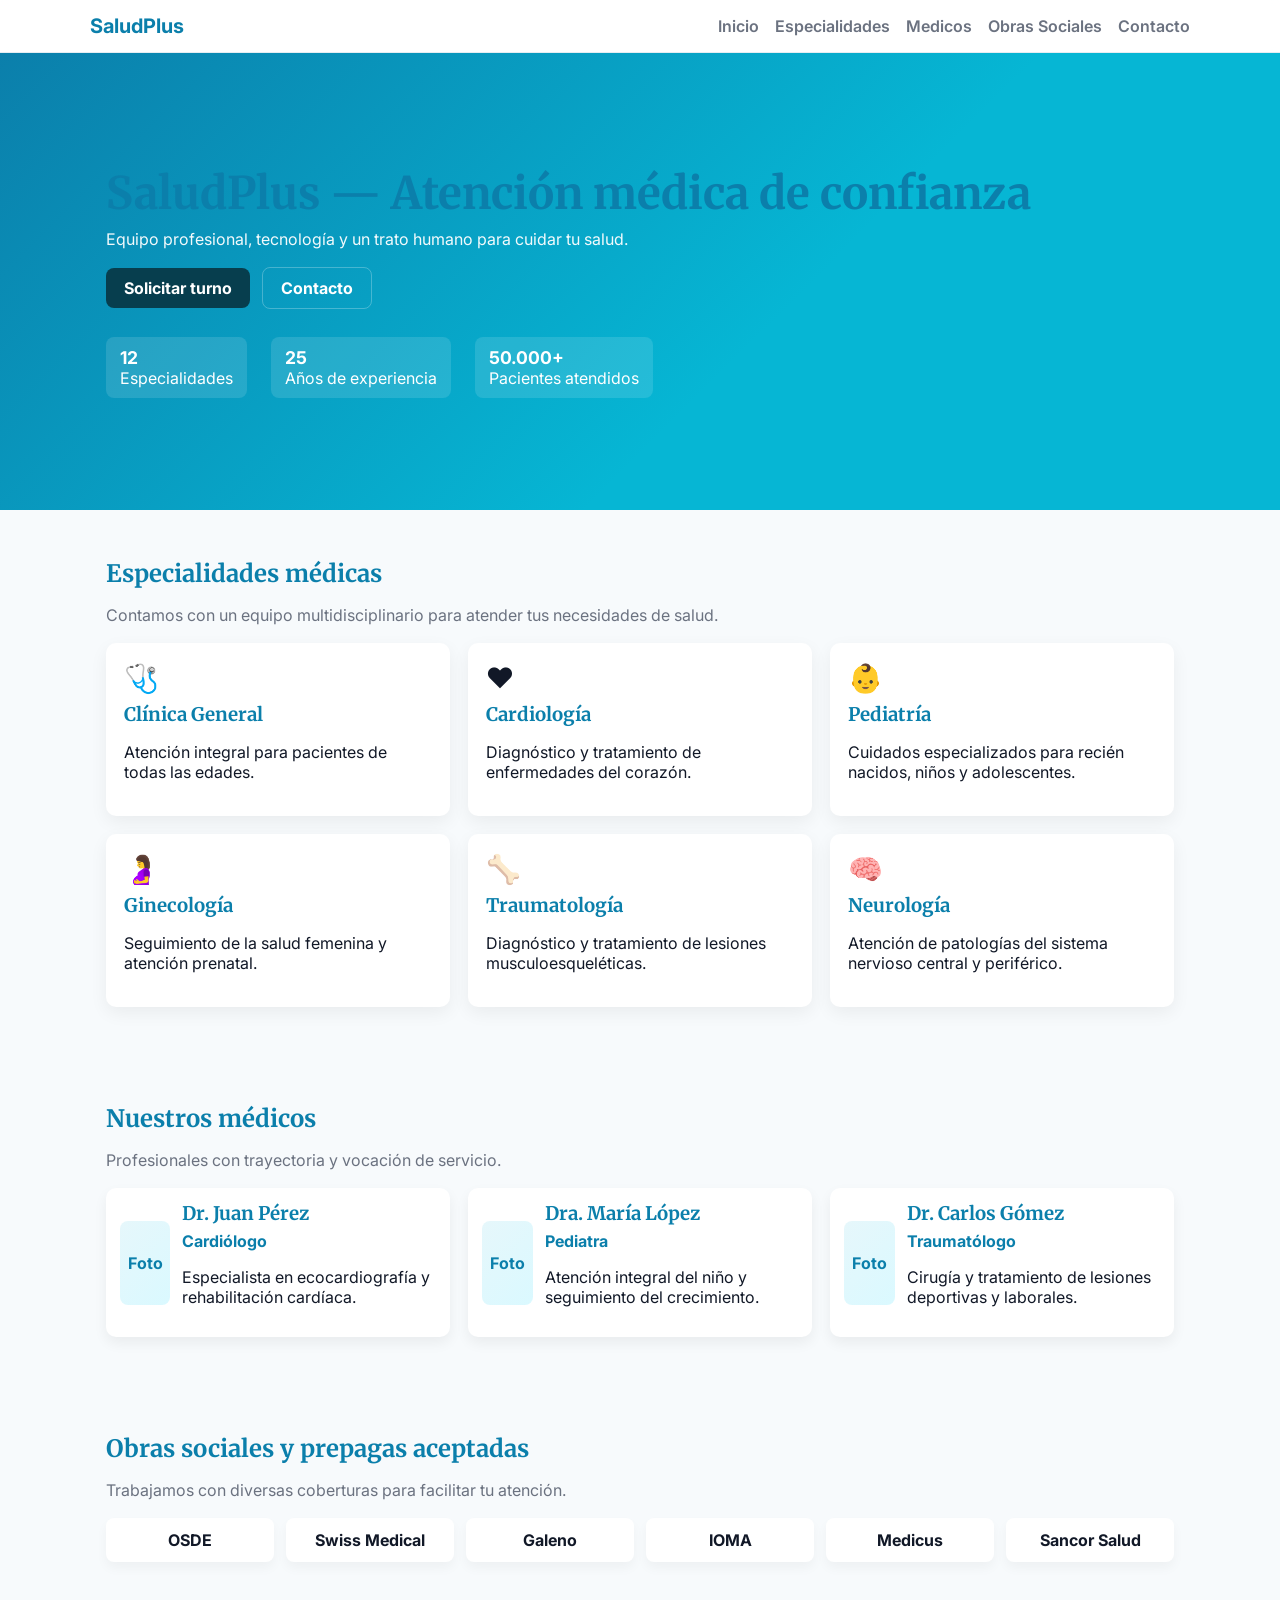
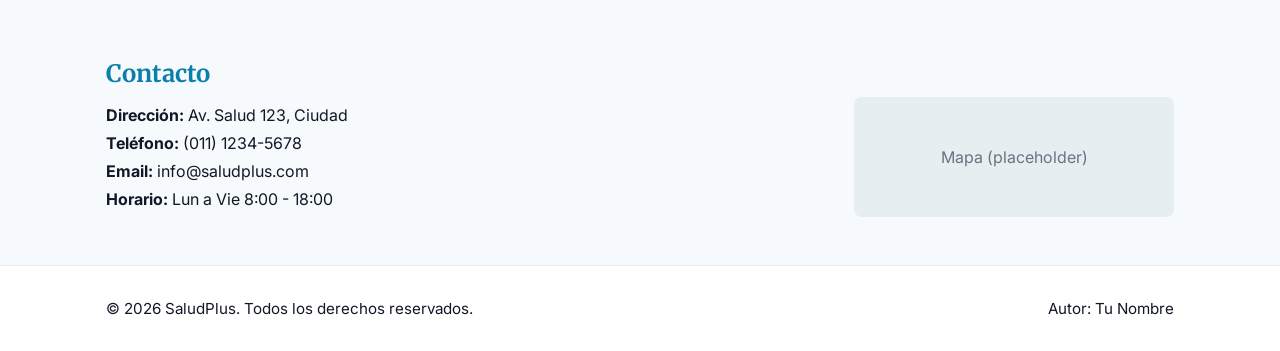
<file: index.html>
<!DOCTYPE html>
<html lang="es">
<head>
    <meta charset="UTF-8">
    <meta name="viewport" content="width=device-width, initial-scale=1.0">
    <title>SaludPlus</title>
    <link rel="stylesheet" href="styles.css">
    <link href="https://fonts.googleapis.com/css2?family=Inter:wght@300;400;600;700&family=Merriweather:wght@300;400;700&display=swap" rel="stylesheet">
</head>
<body>
    <header class="site-header">
        <div class="container header-inner">
            <div class="logo">SaludPlus</div>
            <nav class="main-nav" aria-label="Navegación principal">
                <a href="#inicio">Inicio</a>
                <a href="#especialidades">Especialidades</a>
                <a href="#medicos">Medicos</a>
                <a href="#obras">Obras Sociales</a>
                <a href="#contacto">Contacto</a>
            </nav>
        </div>
    </header>

    <main>
        <section id="inicio" class="hero">
            <div class="hero-overlay">
                <div class="container hero-content">
                    <h1>SaludPlus — Atención médica de confianza</h1>
                    <p class="subtitle">Equipo profesional, tecnología y un trato humano para cuidar tu salud.</p>
                    <p class="cta-row">
                        <a class="btn primary" href="turnos.html">Solicitar turno</a>
                        <a class="btn transparent" href="#contacto">Contacto</a>
                    </p>

                    <ul class="trust-indicators">
                        <li><strong>12</strong> Especialidades</li>
                        <li><strong>25</strong> Años de experiencia</li>
                        <li><strong>50.000+</strong> Pacientes atendidos</li>
                    </ul>
                </div>
            </div>
        </section>

        <section id="especialidades" class="section">
            <div class="container">
                <h2>Especialidades médicas</h2>
                <p class="lead">Contamos con un equipo multidisciplinario para atender tus necesidades de salud.</p>

                <div class="grid especialidades-grid" role="list">
                    <article class="card" role="listitem">
                        <div class="icon">🩺</div>
                        <h3>Clínica General</h3>
                        <p>Atención integral para pacientes de todas las edades.</p>
                    </article>

                    <article class="card" role="listitem">
                        <div class="icon">❤️</div>
                        <h3>Cardiología</h3>
                        <p>Diagnóstico y tratamiento de enfermedades del corazón.</p>
                    </article>

                    <article class="card" role="listitem">
                        <div class="icon">👶</div>
                        <h3>Pediatría</h3>
                        <p>Cuidados especializados para recién nacidos, niños y adolescentes.</p>
                    </article>

                    <article class="card" role="listitem">
                        <div class="icon">🤰</div>
                        <h3>Ginecología</h3>
                        <p>Seguimiento de la salud femenina y atención prenatal.</p>
                    </article>

                    <article class="card" role="listitem">
                        <div class="icon">🦴</div>
                        <h3>Traumatología</h3>
                        <p>Diagnóstico y tratamiento de lesiones musculoesqueléticas.</p>
                    </article>

                    <article class="card" role="listitem">
                        <div class="icon">🧠</div>
                        <h3>Neurología</h3>
                        <p>Atención de patologías del sistema nervioso central y periférico.</p>
                    </article>
                </div>
            </div>
        </section>

        <section id="medicos" class="section">
            <div class="container">
                <h2>Nuestros médicos</h2>
                <p class="lead">Profesionales con trayectoria y vocación de servicio.</p>

                <div class="medicos-list">
                    <div class="medico-card">
                        <div class="photo" aria-hidden="true">Foto</div>
                        <div class="info">
                            <h3>Dr. Juan Pérez</h3>
                            <p class="specialty">Cardiólogo</p>
                            <p>Especialista en ecocardiografía y rehabilitación cardíaca.</p>
                        </div>
                    </div>

                    <div class="medico-card">
                        <div class="photo" aria-hidden="true">Foto</div>
                        <div class="info">
                            <h3>Dra. María López</h3>
                            <p class="specialty">Pediatra</p>
                            <p>Atención integral del niño y seguimiento del crecimiento.</p>
                        </div>
                    </div>

                    <div class="medico-card">
                        <div class="photo" aria-hidden="true">Foto</div>
                        <div class="info">
                            <h3>Dr. Carlos Gómez</h3>
                            <p class="specialty">Traumatólogo</p>
                            <p>Cirugía y tratamiento de lesiones deportivas y laborales.</p>
                        </div>
                    </div>
                </div>
            </div>
        </section>

        <section id="obras" class="section">
            <div class="container">
                <h2>Obras sociales y prepagas aceptadas</h2>
                <p class="lead">Trabajamos con diversas coberturas para facilitar tu atención.</p>

                <div class="grid obras-grid">
                    <div class="obra">OSDE</div>
                    <div class="obra">Swiss Medical</div>
                    <div class="obra">Galeno</div>
                    <div class="obra">IOMA</div>
                    <div class="obra">Medicus</div>
                    <div class="obra">Sancor Salud</div>
                </div>
            </div>
        </section>

        <section id="contacto" class="section contact">
            <div class="container">
                <h2>Contacto</h2>
                <div class="contact-grid">
                    <div class="contact-details">
                        <p><strong>Dirección:</strong> Av. Salud 123, Ciudad</p>
                        <p><strong>Teléfono:</strong> (011) 1234-5678</p>
                        <p><strong>Email:</strong> info@saludplus.com</p>
                        <p><strong>Horario:</strong> Lun a Vie 8:00 - 18:00</p>
                    </div>

                    <div class="map-placeholder" aria-hidden="true">Mapa (placeholder)</div>
                </div>
            </div>
        </section>
    </main>

    <footer class="site-footer">
        <div class="container footer-inner">
            <p>&copy; 2026 SaludPlus. Todos los derechos reservados.</p>
            <p>Autor: Tu Nombre</p>
        </div>
    </footer>
</body>
</html>
</file>
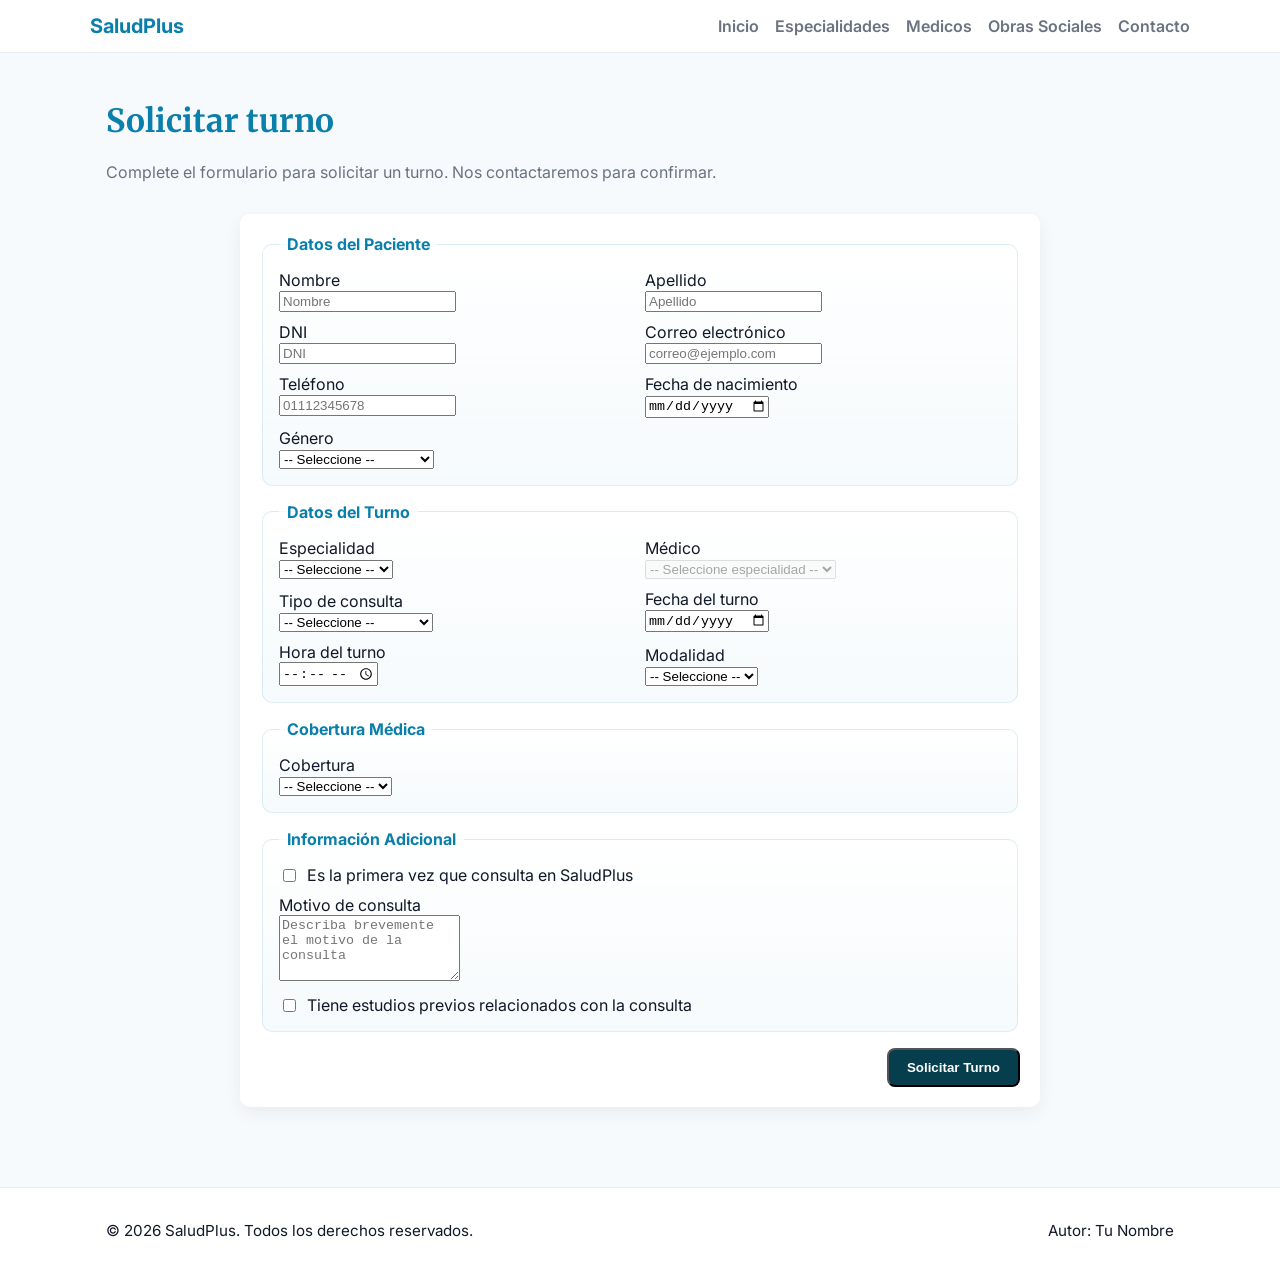
<file: turnos.html>
<!DOCTYPE html>
<html lang="es">
<head>
    <meta charset="utf-8">
    <meta name="viewport" content="width=device-width,initial-scale=1">
    <title>Solicitar turno - SaludPlus</title>
    <link rel="stylesheet" href="styles.css">
    <link rel="stylesheet" href="turnos.css">
    <link href="https://fonts.googleapis.com/css2?family=Inter:wght@300;400;600;700&family=Merriweather:wght@300;400;700&display=swap" rel="stylesheet">
</head>
<body>
    <header class="site-header">
        <div class="container header-inner">
            <div class="logo">SaludPlus</div>
            <nav class="main-nav" aria-label="Navegación principal">
                <a href="index.html#inicio">Inicio</a>
                <a href="index.html#especialidades">Especialidades</a>
                <a href="index.html#medicos">Medicos</a>
                <a href="index.html#obras">Obras Sociales</a>
                <a href="index.html#contacto">Contacto</a>
            </nav>
        </div>
    </header>

    <main class="section">
        <div class="container">
            <h1>Solicitar turno</h1>
            <p class="lead">Complete el formulario para solicitar un turno. Nos contactaremos para confirmar.</p>

            <form id="turnoForm" action="#" method="post" class="card" style="padding:20px; display:grid; gap:16px">
                <!-- Seccion 1: Datos del Paciente -->
                <fieldset>
                    <legend>Datos del Paciente</legend>
                    <div style="display:grid; grid-template-columns:1fr 1fr; gap:10px;">
                        <div>
                            <label for="nombre">Nombre</label>
                            <input id="nombre" type="text" name="nombre" required placeholder="Nombre">
                        </div>

                        <div>
                            <label for="apellido">Apellido</label>
                            <input id="apellido" type="text" name="apellido" required placeholder="Apellido">
                        </div>

                        <div>
                            <label for="dni">DNI</label>
                            <input id="dni" type="text" name="dni" required placeholder="DNI">
                        </div>

                        <div>
                            <label for="email">Correo electrónico</label>
                            <input id="email" type="email" name="email" required placeholder="correo@ejemplo.com">
                        </div>

                        <div>
                            <label for="telefono">Teléfono</label>
                            <input id="telefono" type="tel" name="telefono" required placeholder="01112345678">
                        </div>

                        <div>
                            <label for="nacimiento">Fecha de nacimiento</label>
                            <input id="nacimiento" type="date" name="nacimiento" required>
                        </div>

                        <div style="grid-column:1 / -1">
                            <label for="genero">Género</label>
                            <select id="genero" name="genero" required>
                                <option value="">-- Seleccione --</option>
                                <option>Masculino</option>
                                <option>Femenino</option>
                                <option>Otro</option>
                                <option>Prefiero no especificar</option>
                            </select>
                        </div>
                    </div>
                </fieldset>

                <!-- Seccion 2: Datos del Turno -->
                <fieldset>
                    <legend>Datos del Turno</legend>
                    <div style="display:grid; grid-template-columns:1fr 1fr; gap:10px; align-items:end;">
                        <div>
                            <label for="especialidad">Especialidad</label>
                            <select id="especialidad" name="especialidad" required>
                                <option value="">-- Seleccione --</option>
                                <option value="clinica">Clínica General</option>
                                <option value="cardio">Cardiología</option>
                                <option value="pediatria">Pediatría</option>
                                <option value="ginecologia">Ginecología</option>
                                <option value="trauma">Traumatología</option>
                                <option value="neuro">Neurología</option>
                            </select>
                        </div>

                        <div>
                            <label for="medico">Médico</label>
                            <select id="medico" name="medico" disabled>
                                <option value="">-- Seleccione especialidad --</option>
                            </select>
                        </div>

                        <div>
                            <label for="tipo_consulta">Tipo de consulta</label>
                            <select id="tipo_consulta" name="tipo_consulta" required>
                                <option value="">-- Seleccione --</option>
                                <option>Primera consulta</option>
                                <option>Control</option>
                                <option>Resultado de estudios</option>
                            </select>
                        </div>

                        <div>
                            <label for="fecha_turno">Fecha del turno</label>
                            <input id="fecha_turno" type="date" name="fecha_turno" required>
                        </div>

                        <div>
                            <label for="hora_turno">Hora del turno</label>
                            <input id="hora_turno" type="time" name="hora_turno" required>
                        </div>

                        <div>
                            <label for="modalidad">Modalidad</label>
                            <select id="modalidad" name="modalidad" required>
                                <option value="">-- Seleccione --</option>
                                <option value="presencial">Presencial</option>
                                <option value="videoconsulta">Videoconsulta</option>
                            </select>
                        </div>

                        <div id="plataformaLabel">
                            <label for="plataforma">Plataforma preferida</label>
                            <select id="plataforma" name="plataforma" disabled>
                                <option value="">-- Seleccione --</option>
                                <option>Zoom</option>
                                <option>Google Meet</option>
                                <option>Teams</option>
                            </select>
                        </div>
                    </div>
                </fieldset>

                <!-- Seccion 3: Cobertura Medica -->
                <fieldset>
                    <legend>Cobertura Médica</legend>
                    <div style="display:grid; grid-template-columns:1fr 1fr; gap:10px; align-items:end;">
                        <div>
                            <label for="cobertura">Cobertura</label>
                            <select id="cobertura" name="cobertura" required>
                                <option value="">-- Seleccione --</option>
                                <option>OSDE</option>
                                <option>Swiss Medical</option>
                                <option>Galeno</option>
                                <option>IOMA</option>
                                <option>Medicus</option>
                                <option>Sancor Salud</option>
                                <option value="Particular">Particular</option>
                            </select>
                        </div>

                        <div id="credencialLabel">
                            <label for="credencial">Número de credencial</label>
                            <input type="text" id="credencial" name="credencial" disabled placeholder="Número de credencial">
                        </div>

                        <div id="planLabel">
                            <label for="plan">Plan</label>
                            <input type="text" id="plan" name="plan" disabled placeholder="Nombre del plan">
                        </div>
                    </div>
                </fieldset>

                <!-- Seccion 4: Información Adicional -->
                <fieldset>
                    <legend>Información Adicional</legend>
                    <div style="display:grid; gap:10px">
                        <div style="display:flex; align-items:center; gap:8px">
                            <input type="checkbox" id="primera" name="primera">
                            <label for="primera">Es la primera vez que consulta en SaludPlus</label>
                        </div>

                        <div id="comoNosConocioLabel">
                            <label for="comoNosConocio">¿Cómo nos conoció?</label>
                            <select id="comoNosConocio" name="como_nos_conocio" disabled>
                                <option value="">-- Seleccione --</option>
                                <option>Búsqueda en internet</option>
                                <option>Recomendación de un conocido</option>
                                <option>Redes sociales</option>
                                <option>Otro</option>
                            </select>
                        </div>

                        <div>
                            <label for="motivo">Motivo de consulta</label>
                            <textarea id="motivo" name="motivo" rows="4" required placeholder="Describa brevemente el motivo de la consulta"></textarea>
                        </div>

                        <div style="display:flex; align-items:center; gap:8px">
                            <input type="checkbox" id="estudiosPrevios" name="estudios_previos">
                            <label for="estudiosPrevios">Tiene estudios previos relacionados con la consulta</label>
                        </div>

                        <div id="descripcionEstudiosLabel">
                            <label for="descripcionEstudios">Descripción de estudios</label>
                            <textarea id="descripcionEstudios" name="descripcion_estudios" rows="3" disabled placeholder="Describa los estudios realizados"></textarea>
                        </div>
                    </div>
                </fieldset>

                <p style="margin:0; display:flex; justify-content:flex-end; gap:8px">
                    <button type="reset" class="btn transparent">Limpiar formulario</button>
                    <button type="submit" class="btn primary">Solicitar Turno</button>
                </p>
            </form>

            <script src="js/validaciones.js"></script>
        </div>
    </main>

    <footer class="site-footer">
        <div class="container footer-inner">
            <p>&copy; 2026 SaludPlus. Todos los derechos reservados.</p>
            <p>Autor: Tu Nombre</p>
        </div>
    </footer>
</body>
</html>
</file>
<file: styles.css>
:root{
	--primary:#0b7fab;
	--accent:#06b6d4;
	--muted:#6b7280;
	--bg:#f7fafc;
	--card:#ffffff;
	--radius:10px;
}

*{box-sizing:border-box}
.body-font{display:none}
body{font-family:'Inter', system-ui, -apple-system, 'Segoe UI', Roboto, 'Helvetica Neue', Arial; margin:0; color:#111827; background:var(--bg); -webkit-font-smoothing:antialiased}

/* Headings use a complementary serif for a professional look */
h1,h2,h3{font-family:'Merriweather', serif; color:var(--primary); margin-top:0}
.container{max-width:1100px; margin:0 auto; padding:0 16px}

/* Header */
.site-header{background:rgba(255,255,255,0.9); position:sticky; top:0; z-index:40; backdrop-filter:blur(4px); border-bottom:1px solid #e6edf2}
.header-inner{display:flex; align-items:center; justify-content:space-between; gap:16px; padding:14px 0}
.logo{font-weight:700; color:var(--primary); font-size:1.25rem}
.main-nav a{margin-left:12px; text-decoration:none; color:var(--muted); font-weight:600}
.main-nav a:hover{color:var(--primary)}

/* Hero */
.hero{background:linear-gradient(135deg, #0b7fab 0%, #06b6d4 60%); color:white; padding:64px 0}
.hero-overlay{padding:48px 0}
.hero-content h1{font-size:2rem; margin:0 0 8px}
.hero-content .subtitle{margin:0 0 18px; opacity:0.95}
.cta-row{margin:16px 0}
.btn{display:inline-block; padding:10px 18px; border-radius:8px; text-decoration:none; font-weight:700}
.btn.primary{background:#073e4e; color:white}
.btn.transparent{background:transparent; color:white; border:1px solid rgba(255,255,255,0.25); margin-left:8px}
.trust-indicators{list-style:none; padding:12px 0 0; margin:0; display:flex; gap:24px}
.trust-indicators li{background:rgba(255,255,255,0.12); padding:10px 14px; border-radius:8px}
.trust-indicators strong{display:block; font-size:1.1rem}

/* Sections */
.section{padding:48px 0}
.section h2{margin:0 0 8px}
.lead{color:var(--muted); margin-bottom:18px}

/* Especialidades - grid */
.especialidades-grid{display:grid; gap:18px; grid-template-columns:repeat(auto-fit, minmax(220px, 1fr))}
.card{background:var(--card); padding:18px; border-radius:var(--radius); box-shadow:0 6px 18px rgba(2,6,23,0.06); text-align:left}
.card .icon{font-size:28px; margin-bottom:8px}
.card h3{margin:6px 0}

/* Medicos - Flexbox */
.medicos-list{display:flex; gap:18px; flex-wrap:wrap}
.medico-card{background:var(--card); border-radius:10px; display:flex; gap:12px; align-items:center; padding:14px; flex:1 1 300px; box-shadow:0 6px 14px rgba(2,6,23,0.06)}
.medico-card .photo{width:84px; height:84px; border-radius:8px; background:linear-gradient(135deg,#e6f7fb,#daf9ff); display:flex; align-items:center; justify-content:center; color:var(--primary); font-weight:700}
.medico-card .info h3{margin:0 0 6px}
.medico-card .specialty{color:var(--primary); margin:0 0 6px; font-weight:700}

/* Obras sociales */
.obras-grid{display:grid; gap:12px; grid-template-columns:repeat(auto-fit, minmax(140px,1fr))}
.obra{background:var(--card); padding:12px; border-radius:8px; text-align:center; box-shadow:0 6px 12px rgba(2,6,23,0.04); font-weight:700}

/* Contact */
.contact-grid{display:grid; gap:18px; grid-template-columns:1fr 320px}
.contact-details p{margin:8px 0}
.map-placeholder{background:#e6eef2; border-radius:8px; padding:24px; display:flex; align-items:center; justify-content:center; color:var(--muted)}

/* Footer */
.site-footer{border-top:1px solid #e6edf2; background:white; padding:18px 0}
.footer-inner{display:flex; justify-content:space-between; gap:12px; align-items:center; font-size:0.95rem}

/* Responsive tweaks */
@media (min-width:1024px){
	.hero-content h1{font-size:2.8rem}
	.especialidades-grid{grid-template-columns:repeat(3, 1fr)}
}

@media (max-width:640px){
	.main-nav{display:none}
	.trust-indicators{flex-direction:column; gap:8px}
	.contact-grid{grid-template-columns:1fr}
	.footer-inner{flex-direction:column; text-align:center}
}

/* Small utilities */
.text-center{text-align:center}
</file>
<file: turnos.css>
:root{
    --primary:#0b7fab;
    --muted:#6b7280;
    --card:#ffffff;
    --soft:#f3f9fb;
}

/* Center the form on the page and limit width */
#turnoForm.card{
    max-width:800px;
    margin:32px auto;
    padding:20px;
}

/* Fieldset visual differentiation */
fieldset{
    border:1px solid rgba(11,127,171,0.12);
    background: linear-gradient(180deg, rgba(255,255,255,0.9), rgba(243,249,251,0.8));
    padding:16px;
    border-radius:10px;
}

legend{padding:0 8px; font-weight:700; color:var(--primary)}

/* Default: hidden conditional fields via CSS */
#plataformaLabel,
#credencialLabel,
#planLabel,
#comoNosConocioLabel,
#descripcionEstudiosLabel{
    display:none;
}

/* Inputs styling, hover and focus */
label{display:block}
label > input,
label > select,
label > textarea{
    width:100%;
    padding:10px 12px;
    margin-top:8px;
    border:1px solid #cbd5e1;
    border-radius:8px;
    background:var(--card);
    transition: border-color .15s ease, box-shadow .15s ease, transform .05s ease;
}

label > input:hover,
label > select:hover,
label > textarea:hover{
    border-color:var(--primary);
}

label > input:focus,
label > select:focus,
label > textarea:focus{
    outline:none;
    border-color:var(--primary);
    box-shadow:0 6px 18px rgba(11,127,171,0.12);
}

/* Buttons hover */
.btn.primary:hover{filter:brightness(.97); transform:translateY(-1px)}
.btn.transparent:hover{background:rgba(11,127,171,0.06)}

/* Make radio/checkbox labels look consistent */
label > input[type="checkbox"],
label > input[type="radio"]{
    width:auto; margin:0; transform:scale(1.05)
}

/* Small screens adjustments */
@media (max-width:640px){
    #turnoForm.card{margin:18px; padding:16px}
    fieldset{padding:12px}
}

/* Validation feedback classes */
.campo-error{border:1px solid #dc2626 !important; background: #fff1f2 !important}
.campo-ok{border:1px solid #16a34a !important; background: #ecfdf5 !important}
.mensaje-error{color:#dc2626; font-size:0.85rem; margin-top:6px}
</file>
